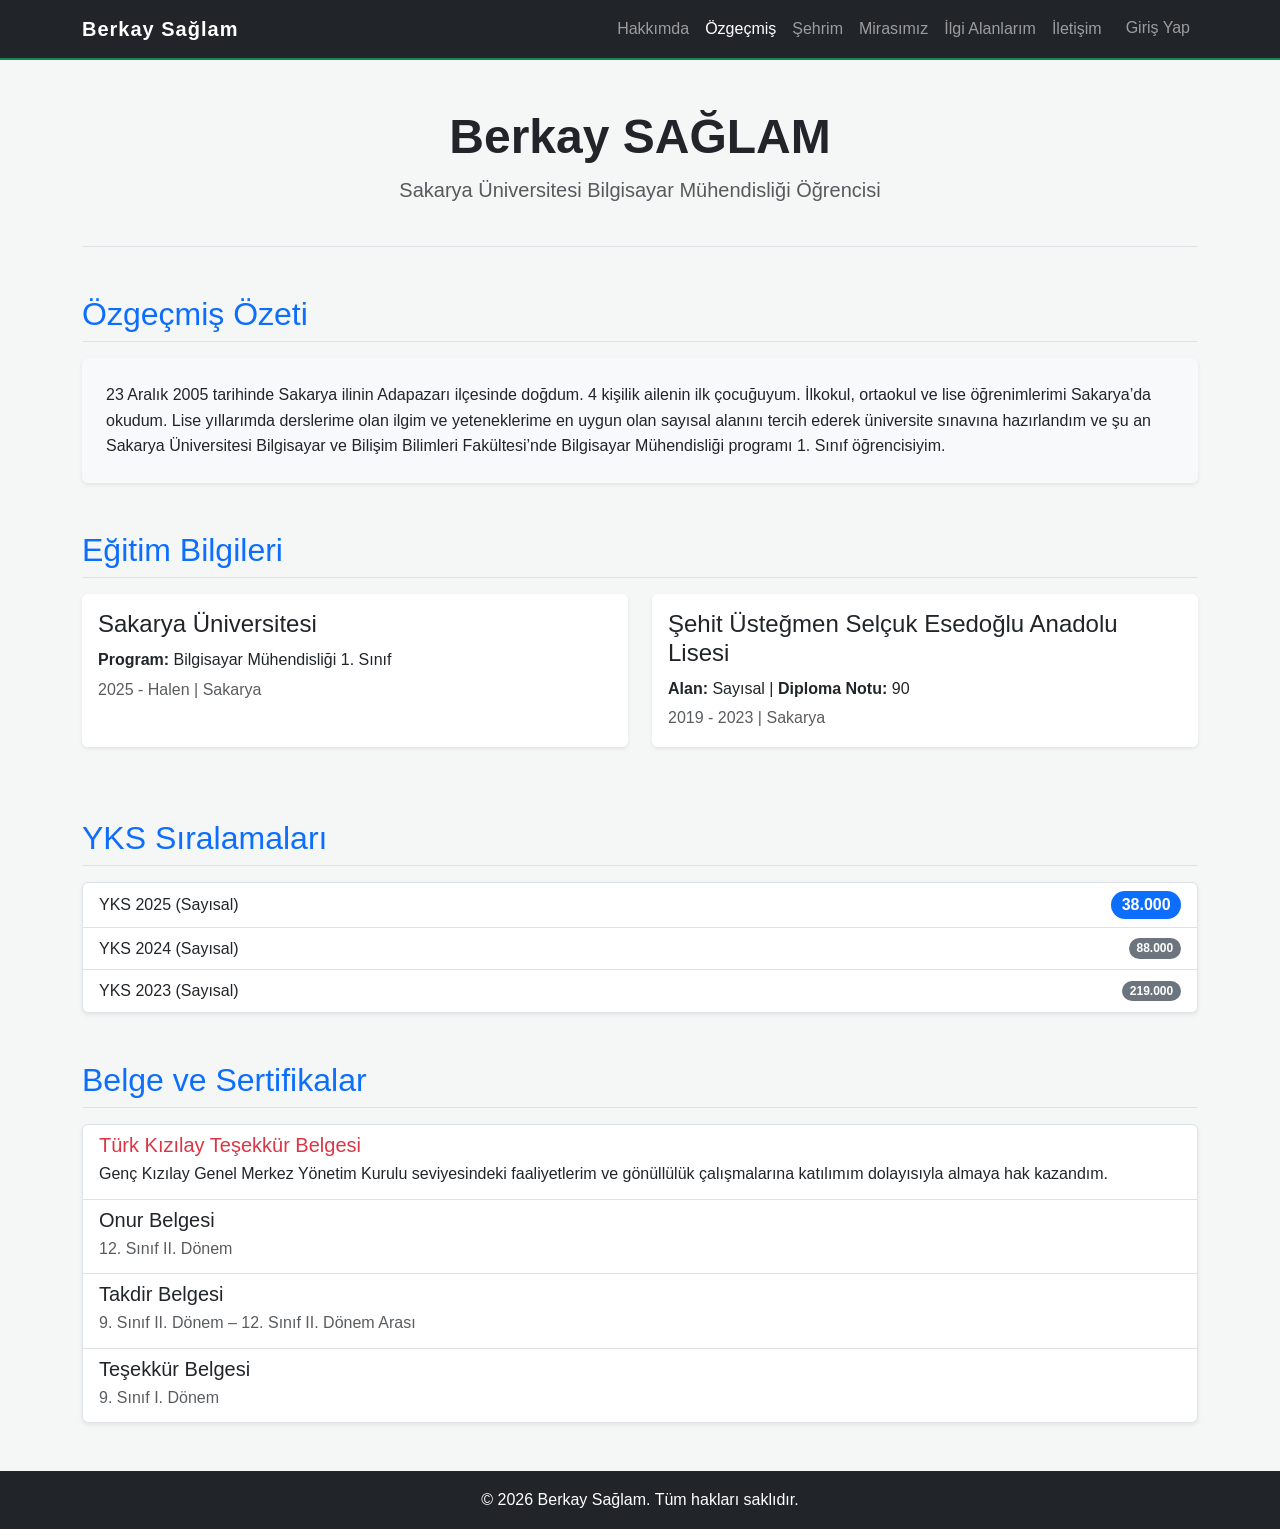
<file: cv.html>
<!DOCTYPE html>
<html lang="tr">
<head>
    <meta charset="UTF-8">
    <meta name="viewport" content="width=device-width, initial-scale=1.0">
    <title>Özgeçmiş - Berkay Sağlam</title>
    <!-- Bootstrap CSS -->
    <link href="https://cdn.jsdelivr.net/npm/bootstrap@5.3.2/dist/css/bootstrap.min.css" rel="stylesheet">
    <!-- Harici CSS -->
    <link rel="stylesheet" href="assets/css/style.css">
</head>
<body>

    <!-- Navbar -->
    <nav class="navbar navbar-expand-lg navbar-dark bg-dark">
        <div class="container">
            <a class="navbar-brand" href="index.html">Berkay Sağlam</a>
            <button class="navbar-toggler" type="button" data-bs-toggle="collapse" data-bs-target="#navbarNav">
                <span class="navbar-toggler-icon"></span>
            </button>
            <div class="collapse navbar-collapse" id="navbarNav">
                <ul class="navbar-nav ms-auto">
                    <li class="nav-item"><a class="nav-link" href="index.html">Hakkımda</a></li>
                    <li class="nav-item"><a class="nav-link active" href="cv.html">Özgeçmiş</a></li>
                    <li class="nav-item"><a class="nav-link" href="sehrim.html">Şehrim</a></li>
                    <li class="nav-item"><a class="nav-link" href="mirasimiz.html">Mirasımız</a></li>
                    <li class="nav-item"><a class="nav-link" href="ilgi-alanlarim.html">İlgi Alanlarım</a></li>
                    <li class="nav-item"><a class="nav-link" href="iletisim.html">İletişim</a></li>
                    <li class="nav-item"><a class="nav-link btn btn-outline-light btn-sm ms-2" href="login.html">Giriş Yap</a></li>
                </ul>
            </div>
        </div>
    </nav>

    <!-- CV İçeriği (Semantik HTML5) -->
    <main class="container my-5">
        
        <!-- Sayfa Başlığı -->
        <header class="text-center border-bottom pb-4 mb-5">
            <h1 class="display-5 fw-bold text-dark">Berkay SAĞLAM</h1>
            <p class="lead text-muted">Sakarya Üniversitesi Bilgisayar Mühendisliği Öğrencisi</p>
        </header>

        <!-- Özgeçmiş Özeti -->
        <section class="mb-5">
            <h2 class="text-primary border-bottom pb-2 mb-3">Özgeçmiş Özeti</h2>
            <article class="bg-light p-4 rounded shadow-sm">
                <p class="mb-0">23 Aralık 2005 tarihinde Sakarya ilinin Adapazarı ilçesinde doğdum. 4 kişilik ailenin ilk çocuğuyum. İlkokul, ortaokul ve lise öğrenimlerimi Sakarya’da okudum. Lise yıllarımda derslerime olan ilgim ve yeteneklerime en uygun olan sayısal alanını tercih ederek üniversite sınavına hazırlandım ve şu an Sakarya Üniversitesi Bilgisayar ve Bilişim Bilimleri Fakültesi’nde Bilgisayar Mühendisliği programı 1. Sınıf öğrencisiyim.</p>
            </article>
        </section>

        <!-- Eğitim Bilgileri -->
        <section class="mb-5">
            <h2 class="text-primary border-bottom pb-2 mb-3">Eğitim Bilgileri</h2>
            <div class="row">
                <article class="col-md-6 mb-4">
                    <div class="card h-100 shadow-sm border-0">
                        <div class="card-body">
                            <h4 class="card-title">Sakarya Üniversitesi</h4>
                            <p class="mb-1"><strong>Program:</strong> Bilgisayar Mühendisliği 1. Sınıf</p>
                            <p class="text-muted mb-0">2025 - Halen | Sakarya</p>
                        </div>
                    </div>
                </article>
                <article class="col-md-6 mb-4">
                    <div class="card h-100 shadow-sm border-0">
                        <div class="card-body">
                            <h4 class="card-title">Şehit Üsteğmen Selçuk Esedoğlu Anadolu Lisesi</h4>
                            <p class="mb-1"><strong>Alan:</strong> Sayısal | <strong>Diploma Notu:</strong> 90</p>
                            <p class="text-muted mb-0">2019 - 2023 | Sakarya</p>
                        </div>
                    </div>
                </article>
            </div>
        </section>

        <!-- Sınav Sonuçları -->
        <section class="mb-5">
            <h2 class="text-primary border-bottom pb-2 mb-3">YKS Sıralamaları</h2>
            <article>
                <ul class="list-group shadow-sm">
                    <li class="list-group-item d-flex justify-content-between align-items-center">
                        YKS 2025 (Sayısal) 
                        <span class="badge bg-primary rounded-pill fs-6">38.000</span>
                    </li>
                    <li class="list-group-item d-flex justify-content-between align-items-center">
                        YKS 2024 (Sayısal) 
                        <span class="badge bg-secondary rounded-pill">88.000</span>
                    </li>
                    <li class="list-group-item d-flex justify-content-between align-items-center">
                        YKS 2023 (Sayısal) 
                        <span class="badge bg-secondary rounded-pill">219.000</span>
                    </li>
                </ul>
            </article>
        </section>

        <!-- Belge ve Sertifikalar -->
        <section class="mb-5">
            <h2 class="text-primary border-bottom pb-2 mb-3">Belge ve Sertifikalar</h2>
            <article>
                <div class="list-group shadow-sm">
                    <div class="list-group-item list-group-item-action">
                        <h5 class="mb-1 text-danger">Türk Kızılay Teşekkür Belgesi</h5>
                        <p class="mb-1">Genç Kızılay Genel Merkez Yönetim Kurulu seviyesindeki faaliyetlerim ve gönüllülük çalışmalarına katılımım dolayısıyla almaya hak kazandım.</p>
                    </div>
                    <div class="list-group-item list-group-item-action">
                        <h5 class="mb-1">Onur Belgesi</h5>
                        <p class="mb-1 text-muted">12. Sınıf II. Dönem</p>
                    </div>
                    <div class="list-group-item list-group-item-action">
                        <h5 class="mb-1">Takdir Belgesi</h5>
                        <p class="mb-1 text-muted">9. Sınıf II. Dönem – 12. Sınıf II. Dönem Arası</p>
                    </div>
                    <div class="list-group-item list-group-item-action">
                        <h5 class="mb-1">Teşekkür Belgesi</h5>
                        <p class="mb-1 text-muted">9. Sınıf I. Dönem</p>
                    </div>
                </div>
            </article>
        </section>

    </main>

    <!-- Footer -->
    <footer class="bg-dark text-white text-center py-3 mt-auto">
        <p class="mb-0">&copy; 2026 Berkay Sağlam. Tüm hakları saklıdır.</p>
    </footer>

    <!-- Bootstrap JS -->
    <script src="https://cdn.jsdelivr.net/npm/bootstrap@5.3.2/dist/js/bootstrap.bundle.min.js"></script>
</body>
</html>
</file>
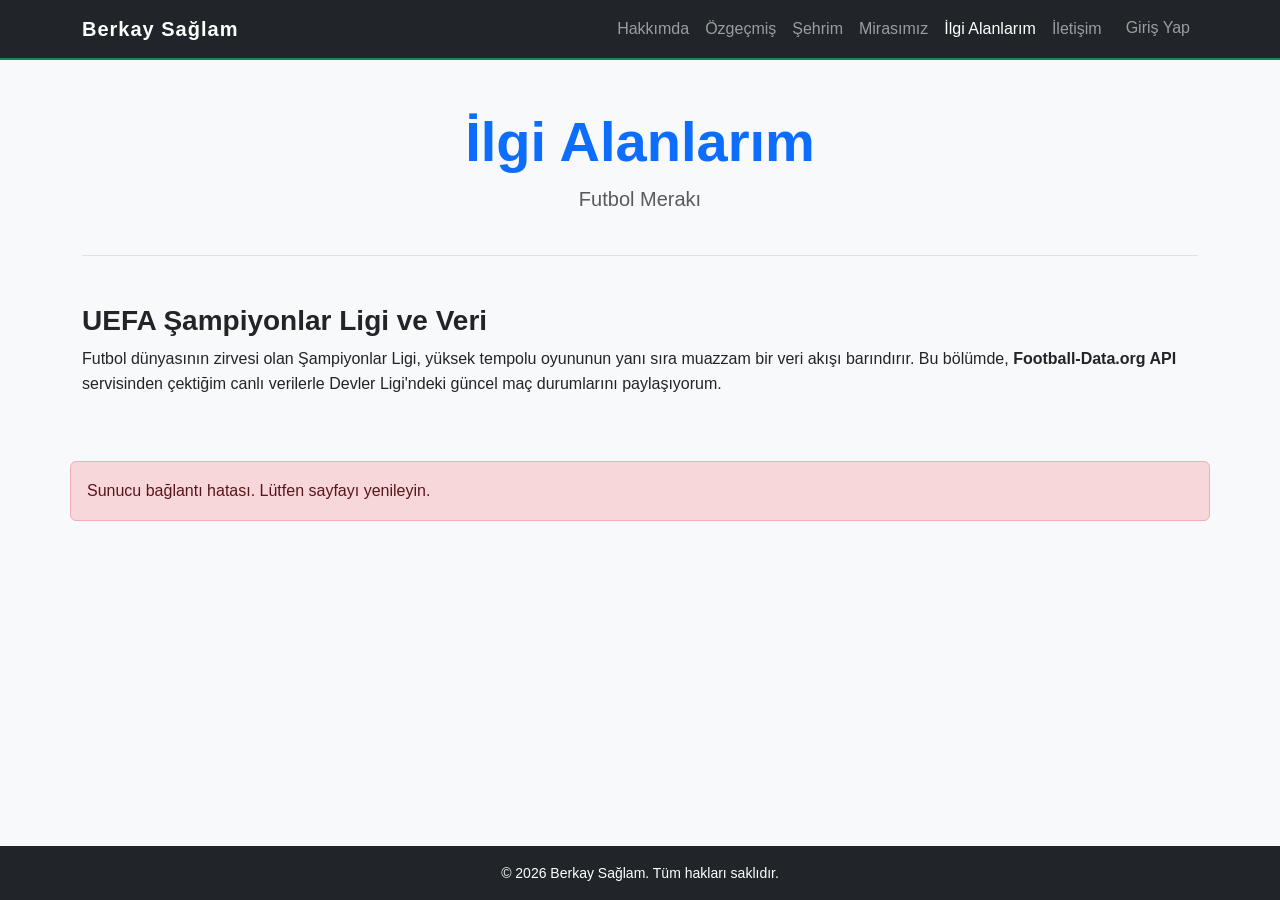
<file: ilgi-alanlarim.html>
<!DOCTYPE html>
<html lang="tr">
<head>
    <meta charset="UTF-8">
    <meta name="viewport" content="width=device-width, initial-scale=1.0">
    <title>İlgi Alanlarım - Berkay Sağlam</title>
    <link href="https://cdn.jsdelivr.net/npm/bootstrap@5.3.2/dist/css/bootstrap.min.css" rel="stylesheet">
    <link rel="stylesheet" href="assets/css/style.css">
    <style>
        .cl-card {
            border-left: 5px solid #001c58; /* Şampiyonlar Ligi Laciverti */
            transition: all 0.3s ease;
        }
        .cl-card:hover {
            transform: translateY(-5px);
            box-shadow: 0 10px 20px rgba(0,0,0,0.1);
        }
        .score-badge {
            background-color: #001c58;
            color: white;
            font-weight: bold;
            padding: 5px 15px;
            border-radius: 20px;
        }
    </style>
</head>
<body class="bg-light d-flex flex-column min-vh-100">

   <nav class="navbar navbar-expand-lg navbar-dark bg-dark">
        <div class="container">
            <a class="navbar-brand" href="index.html">Berkay Sağlam</a>
            <button class="navbar-toggler" type="button" data-bs-toggle="collapse" data-bs-target="#navbarNav">
                <span class="navbar-toggler-icon"></span>
            </button>
            <div class="collapse navbar-collapse" id="navbarNav">
                <ul class="navbar-nav ms-auto">
                    <li class="nav-item"><a class="nav-link" href="index.html">Hakkımda</a></li>
                    <li class="nav-item"><a class="nav-link" href="cv.html">Özgeçmiş</a></li>
                    <li class="nav-item"><a class="nav-link" href="sehrim.html">Şehrim</a></li>
                    <li class="nav-item"><a class="nav-link" href="mirasimiz.html">Mirasımız</a></li>
                    <li class="nav-item"><a class="nav-link active" href="ilgi-alanlarim.html">İlgi Alanlarım</a></li>
                    <li class="nav-item"><a class="nav-link" href="iletisim.html">İletişim</a></li>
                    <li class="nav-item"><a class="nav-link btn btn-outline-light btn-sm ms-2" href="login.html">Giriş Yap</a></li>
                </ul>
            </div>
        </div>
    </nav>

    <main class="container my-5">
        <header class="text-center mb-5 border-bottom pb-4">
            <h1 class="display-4 fw-bold text-primary">İlgi Alanlarım</h1>
            <p class="lead text-muted">Futbol Merakı</p>
        </header>

        <div class="row mb-5">
            <div class="col-lg-12">
                <h3 class="text-dark fw-bold">UEFA Şampiyonlar Ligi ve Veri</h3>
                <p>Futbol dünyasının zirvesi olan Şampiyonlar Ligi, yüksek tempolu oyununun yanı sıra muazzam bir veri akışı barındırır. Bu bölümde, <strong>Football-Data.org API</strong> servisinden çektiğim canlı verilerle Devler Ligi'ndeki güncel maç durumlarını paylaşıyorum.</p>
            </div>
        </div>

        <div class="row g-4" id="cl-matches-container">
            <div class="col-12 text-center py-5" id="loader">
                <div class="spinner-border text-primary" role="status"></div>
                <p class="mt-3 text-muted">Şampiyonlar Ligi verileri canlı olarak çekiliyor...</p>
            </div>
        </div>
    </main>

    <footer class="bg-dark text-white text-center py-3 mt-auto">
        <p class="mb-0 small">&copy; 2026 Berkay Sağlam. Tüm hakları saklıdır.</p>
    </footer>

    <script>
     document.addEventListener('DOMContentLoaded', function() {
            const container = document.getElementById('cl-matches-container');
            
            // api.php dosyasını çağırıyoruz.
            const apiUrl = 'api.php';

            fetch(apiUrl)
            .then(response => {
                if (!response.ok) throw new Error('Api hatası');
                return response.json();
            })
            .then(data => {
                container.innerHTML = ''; 
                
                // Eğer maç verisi yoksa veya api'den hata döndüyse
                if (!data.matches) {
                    container.innerHTML = '<div class="alert alert-warning w-100">Veriler alınamadı veya günlük API limitimiz doldu.</div>';
                    return;
                }

                // Sadece son 10 maçı gösterelim
                const matches = data.matches.slice(0, 10);

                if (matches.length === 0) {
                    container.innerHTML = '<div class="alert alert-info w-100">Şu an gösterilecek aktif maç bulunmuyor.</div>';
                    return;
                }

                matches.forEach(match => {
                    const homeTeam = match.homeTeam.shortName || match.homeTeam.name;
                    const awayTeam = match.awayTeam.shortName || match.awayTeam.name;
                    const homeLogo = match.homeTeam.crest;
                    const awayLogo = match.awayTeam.crest;
                    
                    const score = (match.status === 'FINISHED' || match.status === 'IN_PLAY') 
                        ? `${match.score.fullTime.home} - ${match.score.fullTime.away}`
                        : new Date(match.utcDate).toLocaleDateString('tr-TR', { day: 'numeric', month: 'short' });

                    const html = `
                        <div class="col-md-6 col-lg-4">
                            <div class="card h-100 shadow-sm border-0 cl-card">
                                <div class="card-body d-flex flex-column justify-content-center">
                                    <div class="text-center mb-3 small text-muted fw-bold">
                                        ${match.group || 'Şampiyonlar Ligi'}
                                    </div>
                                    <div class="d-flex justify-content-between align-items-center">
                                        <div class="text-center flex-fill" style="width:33%;">
                                            <img src="${homeLogo}" alt="" height="35" class="mb-2">
                                            <div class="small fw-bold">${homeTeam}</div>
                                        </div>
                                        <div class="px-2 text-center" style="width:33%;">
                                            <span class="score-badge">${score}</span>
                                        </div>
                                        <div class="text-center flex-fill" style="width:33%;">
                                            <img src="${awayLogo}" alt="" height="35" class="mb-2">
                                            <div class="small fw-bold">${awayTeam}</div>
                                        </div>
                                    </div>
                                </div>
                            </div>
                        </div>
                    `;
                    container.innerHTML += html;
                });
            })
            .catch(error => {
                container.innerHTML = `<div class="alert alert-danger w-100">Sunucu bağlantı hatası. Lütfen sayfayı yenileyin.</div>`;
                console.error(error);
            });
        });
    </script>

</body>
</html>
</file>
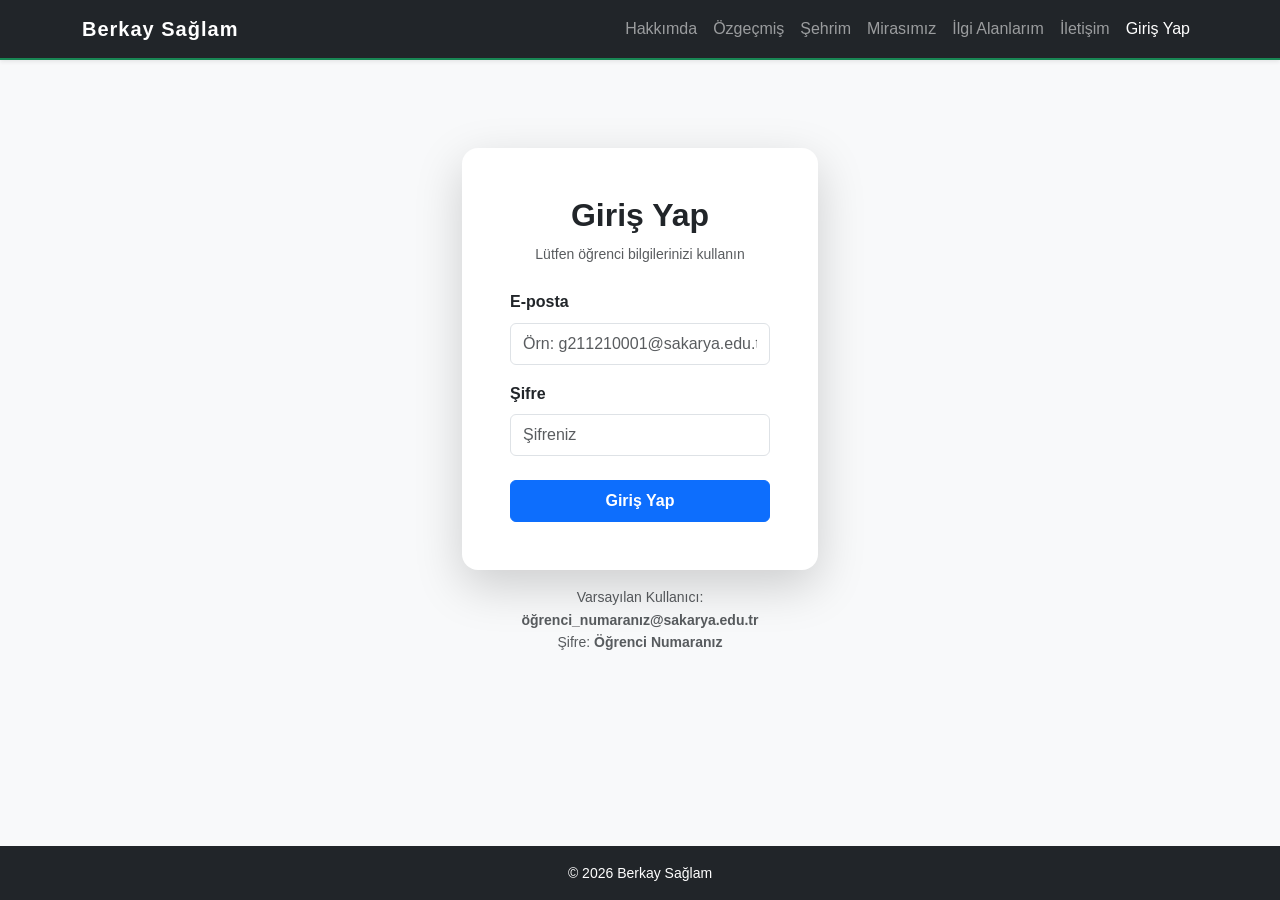
<file: login.html>
<!DOCTYPE html>
<html lang="tr">
<head>
    <meta charset="UTF-8">
    <meta name="viewport" content="width=device-width, initial-scale=1.0">
    <title>Giriş Yap - Berkay Sağlam</title>
    <link href="https://cdn.jsdelivr.net/npm/bootstrap@5.3.2/dist/css/bootstrap.min.css" rel="stylesheet">
    <link rel="stylesheet" href="assets/css/style.css">
</head>
<body class="bg-light d-flex flex-column min-vh-100">

    <nav class="navbar navbar-expand-lg navbar-dark bg-dark shadow-sm">
        <div class="container">
            <a class="navbar-brand fw-bold" href="index.html">Berkay Sağlam</a>
            <button class="navbar-toggler" type="button" data-bs-toggle="collapse" data-bs-target="#navbarNav">
                <span class="navbar-toggler-icon"></span>
            </button>
            <div class="collapse navbar-collapse" id="navbarNav">
                <ul class="navbar-nav ms-auto">
                    <li class="nav-item"><a class="nav-link" href="index.html">Hakkımda</a></li>
                    <li class="nav-item"><a class="nav-link" href="cv.html">Özgeçmiş</a></li>
                    <li class="nav-item"><a class="nav-link" href="sehrim.html">Şehrim</a></li>
                    <li class="nav-item"><a class="nav-link" href="mirasimiz.html">Mirasımız</a></li>
                    <li class="nav-item"><a class="nav-link" href="ilgi-alanlarim.html">İlgi Alanlarım</a></li>
                    <li class="nav-item"><a class="nav-link" href="iletisim.html">İletişim</a></li>
                    <li class="nav-item"><a class="nav-link active" href="login.html">Giriş Yap</a></li>
                </ul>
            </div>
        </div>
    </nav>


    <main class="container my-auto">
        <div class="row justify-content-center">
            <div class="col-md-5 col-lg-4">
                <div class="card shadow-lg border-0 rounded-4">
                    <div class="card-body p-5">
                        <div class="text-center mb-4">
                            <h2 class="fw-bold text-dark">Giriş Yap</h2>
                            <p class="text-muted small">Lütfen öğrenci bilgilerinizi kullanın</p>
                        </div>
                        
                        <form id="loginForm">
                            <div class="mb-3">
                                <label class="form-label fw-bold">E-posta</label>
                                <input type="text" class="form-control py-2" id="loginEmail" placeholder="Örn: g211210001@sakarya.edu.tr">
                            </div>

                            <div class="mb-4">
                                <label class="form-label fw-bold">Şifre</label>
                                <input type="password" class="form-control py-2" id="loginPassword" placeholder="Şifreniz">
                            </div>

                            <div class="d-grid">
                                <button type="submit" class="btn btn-primary py-2 fw-bold">Giriş Yap</button>
                            </div>
                        </form>
                    </div>
                </div>
                <div class="text-center mt-3 text-muted small">
                    <p>Varsayılan Kullanıcı: <strong>öğrenci_numaranız@sakarya.edu.tr</strong><br>
                    Şifre: <strong>Öğrenci Numaranız</strong></p>
                </div>
            </div>
        </div>
    </main>

    <footer class="bg-dark text-white text-center py-3 mt-auto">
        <p class="mb-0 small">&copy; 2026 Berkay Sağlam</p>
    </footer>

    <script>
        document.getElementById('loginForm').addEventListener('submit', function(event) {
            event.preventDefault(); // Sayfanın hemen yenilenmesini engelle

            const email = document.getElementById('loginEmail').value.trim();
            const pass = document.getElementById('loginPassword').value.trim();
            const emailRegex = /^[^\s@]+@[^\s@]+\.[^\s@]+$/;

            // 1. Boşluk Kontrolü
            if (email === "" || pass === "") {
                alert("Lütfen tüm alanları doldurunuz!");
                return;
            }

            // 2. Email Format Kontrolü
            if (!emailRegex.test(email)) {
                alert("Lütfen geçerli bir e-posta adresi giriniz!");
                return;
            }

            // 3. Bilgi Kontrolü 
                    const studentId = email.split('@')[0]; // @ işaretinden öncesini al
            
            if (email === studentId + "@sakarya.edu.tr" && pass === studentId) {
                alert("Giriş başarılı! Hoş geldiniz " + studentId);
                // Başarılıysa yönlendir
                window.location.href = "index.html"; 
            } else {
                alert("Hata: Kullanıcı adı veya şifre yanlış!");
            }
        });
    </script>

    <script src="https://cdn.jsdelivr.net/npm/bootstrap@5.3.2/dist/js/bootstrap.bundle.min.js"></script>
</body>
</html>
</file>
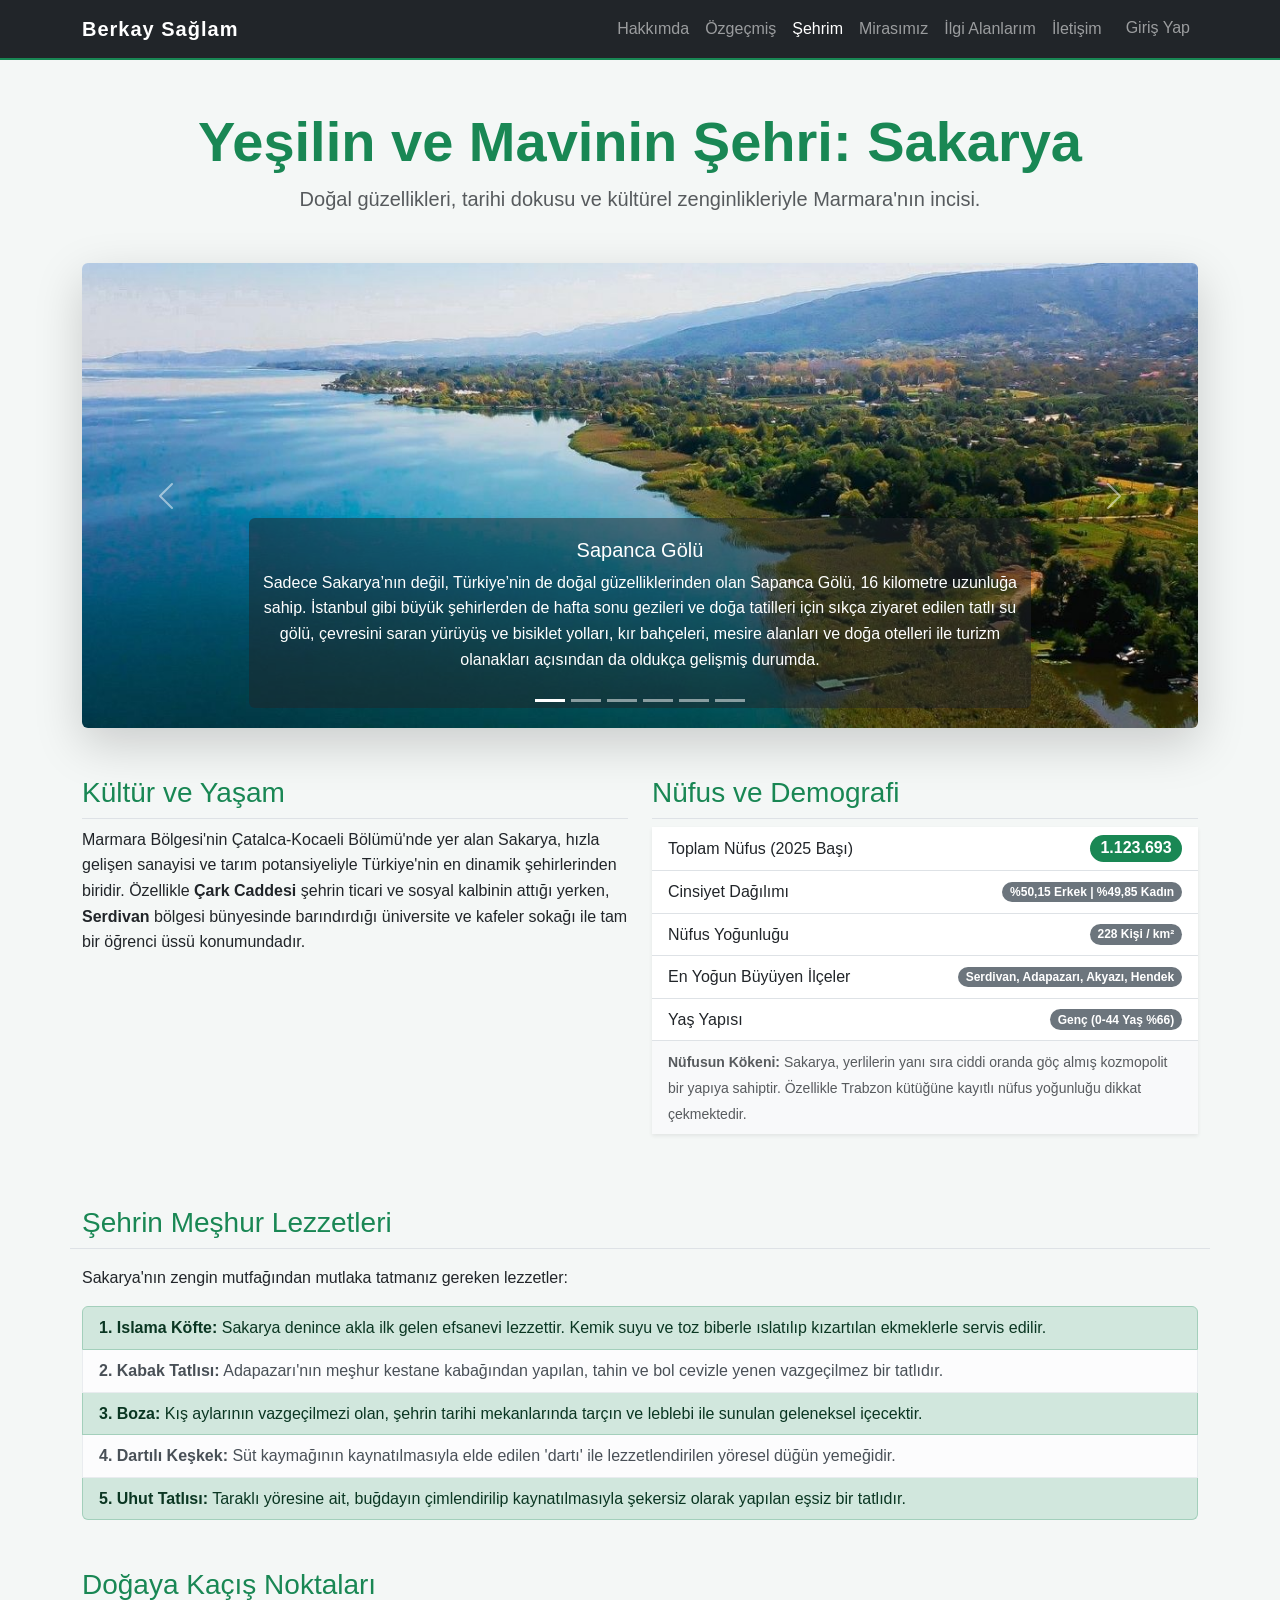
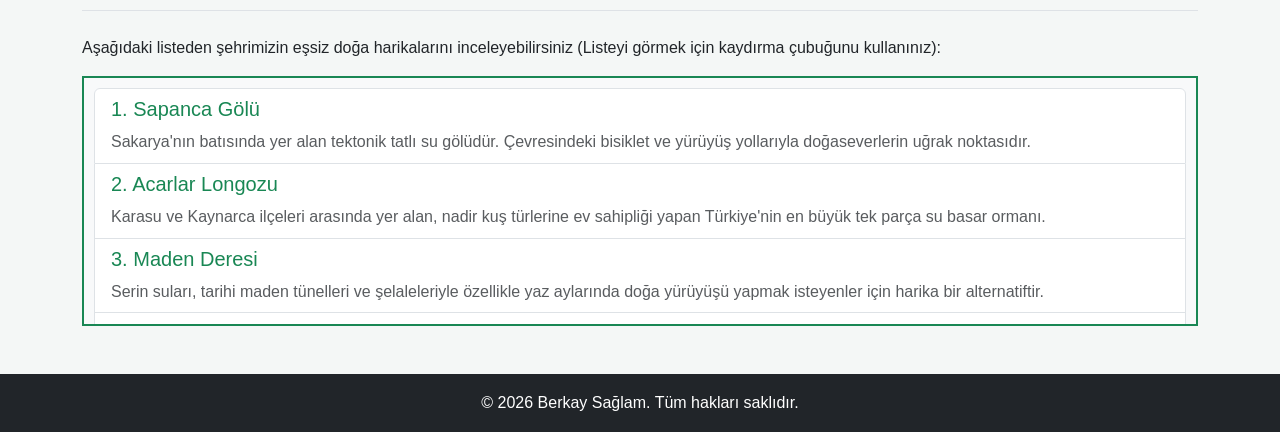
<file: sehrim.html>
<!DOCTYPE html>
<html lang="tr">
<head>
    <meta charset="UTF-8">
    <meta name="viewport" content="width=device-width, initial-scale=1.0">
    <title>Şehrim: Sakarya - Berkay Sağlam</title>
    <!-- Bootstrap CSS -->
    <link href="https://cdn.jsdelivr.net/npm/bootstrap@5.3.2/dist/css/bootstrap.min.css" rel="stylesheet">
      <!-- Stil CSS -->
    <link rel="stylesheet" href="assets/css/style.css">
</head>
<body>

    <!-- Navbar -->
    <nav class="navbar navbar-expand-lg navbar-dark bg-dark">
        <div class="container">
            <a class="navbar-brand" href="index.html">Berkay Sağlam</a>
            <button class="navbar-toggler" type="button" data-bs-toggle="collapse" data-bs-target="#navbarNav">
                <span class="navbar-toggler-icon"></span>
            </button>
            <div class="collapse navbar-collapse" id="navbarNav">
                <ul class="navbar-nav ms-auto">
                    <li class="nav-item"><a class="nav-link" href="index.html">Hakkımda</a></li>
                    <li class="nav-item"><a class="nav-link" href="cv.html">Özgeçmiş</a></li>
                    <li class="nav-item"><a class="nav-link active" href="sehrim.html">Şehrim</a></li>
                    <li class="nav-item"><a class="nav-link" href="mirasimiz.html">Mirasımız</a></li>
                    <li class="nav-item"><a class="nav-link" href="ilgi-alanlarim.html">İlgi Alanlarım</a></li>
                    <li class="nav-item"><a class="nav-link" href="iletisim.html">İletişim</a></li>
                    <li class="nav-item"><a class="nav-link btn btn-outline-light btn-sm ms-2" href="login.html">Giriş Yap</a></li>
                </ul>
            </div>
        </div>
    </nav>

    <main class="container my-5">
        <header class="text-center mb-5">
            <h1 class="display-4 fw-bold text-success">Yeşilin ve Mavinin Şehri: Sakarya</h1>
            <p class="lead text-muted">Doğal güzellikleri, tarihi dokusu ve kültürel zenginlikleriyle Marmara'nın incisi.</p>
        </header>

        <!-- Bootstrap Slider (Carousel) -->
        <section class="mb-5">
            <div id="sakaryaslider" class="carousel slide shadow-lg rounded overflow-hidden" data-bs-ride="carousel">
                <div class="carousel-indicators">
                    <button type="button" data-bs-target="#sakaryaslider" data-bs-slide-to="0" class="active" aria-current="true" aria-label="Slide 1"></button>
                    <button type="button" data-bs-target="#sakaryaslider" data-bs-slide-to="1" aria-label="Slide 2"></button>
                    <button type="button" data-bs-target="#sakaryaslider" data-bs-slide-to="2" aria-label="Slide 3"></button>
                    <button type="button" data-bs-target="#sakaryaslider" data-bs-slide-to="3" aria-label="Slide 4"></button>
                    <button type="button" data-bs-target="#sakaryaslider" data-bs-slide-to="4" aria-label="Slide 5"></button>
                    <button type="button" data-bs-target="#sakaryaslider" data-bs-slide-to="5" aria-label="Slide 6"></button>
                </div>
                <div class="carousel-inner">
                    <!-- Resim 1 -->
                    <div class="carousel-item active">
                        <img src="assets/images/sakarya-fotograflari/sapanca-golu.jpg" class="d-block w-100" alt="Sapanca Gölü">
                        <div class="carousel-caption d-none d-md-block bg-dark bg-opacity-50 rounded">
                            <h5>Sapanca Gölü</h5>
                            <p>Sadece Sakarya’nın değil, Türkiye’nin de doğal güzelliklerinden olan Sapanca Gölü, 16 kilometre uzunluğa sahip. İstanbul gibi büyük şehirlerden de hafta sonu gezileri ve doğa tatilleri için sıkça ziyaret edilen tatlı su gölü, çevresini saran yürüyüş ve bisiklet yolları, kır bahçeleri, mesire alanları ve doğa otelleri ile turizm olanakları açısından da oldukça gelişmiş durumda.</p>
                        </div>
                    </div>
                    <!-- Resim 2 -->
                    <div class="carousel-item">
                        <img src="assets/images/sakarya-fotograflari/acarlar-longozu.jpg" class="d-block w-100" alt="Acarlar Longozu">
                        <div class="carousel-caption d-none d-md-block bg-dark bg-opacity-50 rounded">
                            <h5>Acarlar Longozu</h5>
                            <p>Acarlar Longozu, Sakarya’nın kuzeyinde Karasu ile Kaynarca ilçeleri arasında yer alıyor. Türkiye’nin en büyük longoz ormanı olan Acarlar Longozu, 1500 hektardan daha geniş bir alana yayılmış olan 7,5 kilometre uzunluğu boyunca uzanan benzersiz manzarasıyla ziyaretçilerini büyülüyor.</p>
                        </div>
                    </div>
                    <!-- Resim 3 -->
                    <div class="carousel-item">
                        <img src="assets/images/sakarya-fotograflari/tarihi-tarakli-evleri.jpg" class="d-block w-100" alt="Taraklı Evleri">
                        <div class="carousel-caption d-none d-md-block bg-dark bg-opacity-50 rounded">
                            <h5>Tarihi Taraklı Evleri</h5>
                            <p>Sakarya'nın tarihi ve doğal güzelliklerini korumuş en güzel ilçelerinden biri olan Taraklı, yüzlerce yıllık iki katlı klasik konaklarıyla adını duyuruyor. Arnavut kaldırımlı sokaklarını süsleyen taş ve ahşap mimari evleriyle fotoğraf safarilerinin değişmez adreslerinden biri haline gelen Taraklı’da Yavuz Sultan Selim'in Mısır seferi sırasında inşa ettirilen Yunus Paşa Camii ve Tarihi Hamam mutlaka görmen gereken yerlerden.</p>
                        </div>
                    </div>
                    <!-- Resim 4 -->
                    <div class="carousel-item">
                        <img src="assets/images/sakarya-fotograflari/poyrazlar-golu.jpg" class="d-block w-100" alt="Poyrazlar Gölü">
                        <div class="carousel-caption d-none d-md-block bg-dark bg-opacity-50 rounded">
                            <h5>Poyrazlar Gölü</h5>
                            <p>Poyrazlar Gölü Tabiat Parkı mevcut haliyle bozulmamış doğasıyla, çevre illerden gelen ziyaretçilerine günübirlik dinlenme fırsatı sunuyor. Özellikle piknik, dinlenme, doğa yürüyüşü, yaban hayatı gözlemciliği, çeşitli spor aktiviteleri gibi açık alan etkinlikleri yapılabiliyor.</p>
                        </div>
                    </div>
                    <!-- Resim 5 -->
                    <div class="carousel-item">
                        <img src="assets/images/sakarya-fotograflari/sakarya-muzesi.jpg" class="d-block w-100" alt="Sakarya Müzesi">
                        <div class="carousel-caption d-none d-md-block bg-dark bg-opacity-50 rounded">
                            <h5>Sakarya Müzesi</h5>
                            <p>Atatürk Evi olarak da bilinen Sakarya Müzesi, Mustafa Kemal Atatürk’ün Sakarya ziyareti sırasında konakladığı evin restore edilmesiyle hizmete açılmış. Onlarca medeniyete ev sahipliği yapmış Sakarya ve çevresinde elde edilen eserler sergileniyor.</p>
                        </div>
                    </div>
                    <!-- Resim 6 -->
                    <div class="carousel-item">
                        <img src="assets/images/sakarya-fotograflari/beskopru.jpg" class="d-block w-100" alt="Beşköprü">
                        <div class="carousel-caption d-none d-md-block bg-dark bg-opacity-50 rounded">
                            <h5>Beşköprü (Justinianos Köprüsü)</h5>
                            <p>Sakarya’nın Serdivan ilçesinde yakından görebileceğin tarihi hazinlerden biri olan Beşköprü, Geç Roma Döneminde inşa edilmiş ve günümüze kadar sağlam kalmayı başarmış etkileyici bir mimari eserdir.</p>
                        </div>
                    </div>
                </div>
                <button class="carousel-control-prev" type="button" data-bs-target="#sakaryaslider" data-bs-slide="prev">
                    <span class="carousel-control-prev-icon" aria-hidden="true"></span>
                    <span class="visually-hidden">Önceki</span>
                </button>
                <button class="carousel-control-next" type="button" data-bs-target="#sakaryaslider" data-bs-slide="next">
                    <span class="carousel-control-next-icon" aria-hidden="true"></span>
                    <span class="visually-hidden">Sonraki</span>
                </button>
            </div>
        </section>

        <!-- Şehir Bilgileri ve Nüfus -->
        <section class="row mb-5">
            <div class="col-md-6 mb-4">
                <h3 class="text-success border-bottom pb-2">Kültür ve Yaşam</h3>
                <p>Marmara Bölgesi'nin Çatalca-Kocaeli Bölümü'nde yer alan Sakarya, hızla gelişen sanayisi ve tarım potansiyeliyle Türkiye'nin en dinamik şehirlerinden biridir. Özellikle <strong>Çark Caddesi</strong> şehrin ticari ve sosyal kalbinin attığı yerken, <strong>Serdivan</strong> bölgesi bünyesinde barındırdığı üniversite ve kafeler sokağı ile tam bir öğrenci üssü konumundadır.</p>
            </div>
            <div class="col-md-6 mb-4">
                <h3 class="text-success border-bottom pb-2">Nüfus ve Demografi</h3>
                <ul class="list-group list-group-flush shadow-sm">
                    <li class="list-group-item d-flex justify-content-between align-items-center">
                        Toplam Nüfus (2025 Başı)
                        <span class="badge bg-success rounded-pill fs-6">1.123.693</span>
                    </li>
                    <li class="list-group-item d-flex justify-content-between align-items-center">
                        Cinsiyet Dağılımı
                        <span class="badge bg-secondary rounded-pill">%50,15 Erkek | %49,85 Kadın</span>
                    </li>
                    <li class="list-group-item d-flex justify-content-between align-items-center">
                        Nüfus Yoğunluğu
                        <span class="badge bg-secondary rounded-pill">228 Kişi / km²</span>
                    </li>
                    <li class="list-group-item d-flex justify-content-between align-items-center">
                        En Yoğun Büyüyen İlçeler
                        <span class="badge bg-secondary rounded-pill text-wrap text-end" style="max-width: 50%;">Serdivan, Adapazarı, Akyazı, Hendek</span>
                    </li>
                    <li class="list-group-item d-flex justify-content-between align-items-center">
                        Yaş Yapısı
                        <span class="badge bg-secondary rounded-pill">Genç (0-44 Yaş %66)</span>
                    </li>
                    <li class="list-group-item bg-light text-muted">
                        <small><strong>Nüfusun Kökeni:</strong> Sakarya, yerlilerin yanı sıra ciddi oranda göç almış kozmopolit bir yapıya sahiptir. Özellikle Trabzon kütüğüne kayıtlı nüfus yoğunluğu dikkat çekmektedir.</small>
                    </li>
                </ul>
            </div>
        </section>

        <!-- Şehrin Meşhur Lezzetleri -->
        <section class="row mb-5">
            <h3 class="text-success border-bottom pb-2 mb-3">Şehrin Meşhur Lezzetleri</h3>
            <div class="col-md-12">
                <p>Sakarya'nın zengin mutfağından mutlaka tatmanız gereken lezzetler:</p>
                <div class="list-group">
                    <a  class="list-group-item list-group-item-action list-group-item-success"><strong>1. Islama Köfte:</strong> Sakarya denince akla ilk gelen efsanevi lezzettir. Kemik suyu ve toz biberle ıslatılıp kızartılan ekmeklerle servis edilir.</a>
                    <a  class="list-group-item list-group-item-action list-group-item-light"><strong>2. Kabak Tatlısı:</strong> Adapazarı'nın meşhur kestane kabağından yapılan, tahin ve bol cevizle yenen vazgeçilmez bir tatlıdır.</a>
                    <a  class="list-group-item list-group-item-action list-group-item-success"><strong>3. Boza:</strong> Kış aylarının vazgeçilmezi olan, şehrin tarihi mekanlarında tarçın ve leblebi ile sunulan geleneksel içecektir.</a>
                    <a  class="list-group-item list-group-item-action list-group-item-light"><strong>4. Dartılı Keşkek:</strong> Süt kaymağının kaynatılmasıyla elde edilen 'dartı' ile lezzetlendirilen yöresel düğün yemeğidir.</a>
                    <a  class="list-group-item list-group-item-action list-group-item-success"><strong>5. Uhut Tatlısı:</strong> Taraklı yöresine ait, buğdayın çimlendirilip kaynatılmasıyla şekersiz olarak yapılan eşsiz bir tatlıdır.</a>
                </div>
            </div>
        </section>

        <!-- Gezilecek Yerler -->
        <section class="mb-5">
            <h3 class="text-success border-bottom pb-2 mb-4">Doğaya Kaçış Noktaları</h3>
            <p>Aşağıdaki listeden şehrimizin eşsiz doğa harikalarını inceleyebilirsiniz (Listeyi görmek için kaydırma çubuğunu kullanınız):</p>
            
            <!-- CSS overflow: scroll özelliği ile kaydırılabilir alan -->
            <div style="height: 250px; overflow-y: scroll; border: 2px solid #198754; padding: 10px; background-color: #f8f9fa;">
                <ul class="list-group">
                    <li class="list-group-item">
                        <h5 class="text-success">1. Sapanca Gölü</h5>
                        <p class="mb-0 text-muted">Sakarya'nın batısında yer alan tektonik tatlı su gölüdür. Çevresindeki bisiklet ve yürüyüş yollarıyla doğaseverlerin uğrak noktasıdır.</p>
                    </li>
                    <li class="list-group-item">
                        <h5 class="text-success">2. Acarlar Longozu</h5>
                        <p class="mb-0 text-muted">Karasu ve Kaynarca ilçeleri arasında yer alan, nadir kuş türlerine ev sahipliği yapan Türkiye'nin en büyük tek parça su basar ormanı.</p>
                    </li>
                    <li class="list-group-item">
                        <h5 class="text-success">3. Maden Deresi</h5>
                        <p class="mb-0 text-muted">Serin suları, tarihi maden tünelleri ve şelaleleriyle özellikle yaz aylarında doğa yürüyüşü yapmak isteyenler için harika bir alternatiftir.</p>
                    </li>
                    <li class="list-group-item">
                        <h5 class="text-success">4. Poyrazlar Gölü</h5>
                        <p class="mb-0 text-muted">Doğa ile iç içe, yemyeşil bir kaçış noktası. Tabiat parkı statüsündeki bu alanda piknik ve doğa fotoğrafçılığı yaygındır.</p>
                    </li>
                    <li class="list-group-item">
                        <h5 class="text-success">5. Karagöl Yaylası</h5>
                        <p class="mb-0 text-muted">Taraklı ilçesinde bulunan, ortasındaki doğal göleti ve ahşap yayla evleriyle kampçıların ve doğaseverlerin favori mekanlarındandır.</p>
                    </li>
                </ul>
            </div>
        </section>

    </main>

    <!-- Footer -->
    <footer class="bg-dark text-white text-center py-3 mt-auto">
        <p class="mb-0">&copy; 2026 Berkay Sağlam. Tüm hakları saklıdır.</p>
    </footer>

    <!-- Bootstrap JS -->
    <script src="https://cdn.jsdelivr.net/npm/bootstrap@5.3.2/dist/js/bootstrap.bundle.min.js"></script>
</body>
</html>
</file>
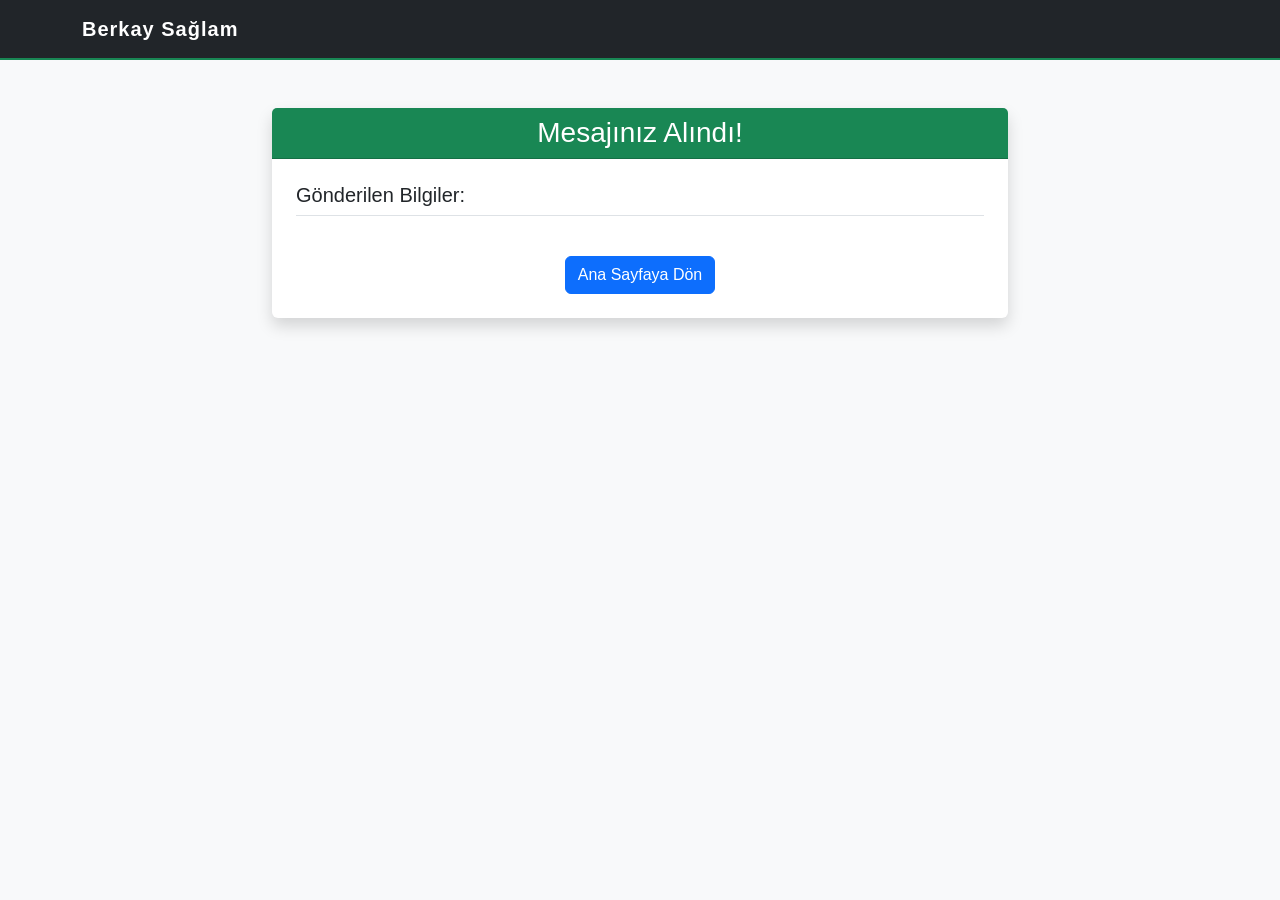
<file: sonuc.html>
<!DOCTYPE html>
<html lang="tr">
<head>
    <meta charset="UTF-8">
    <meta name="viewport" content="width=device-width, initial-scale=1.0">
    <title>Form Sonucu - Berkay Sağlam</title>
    <link href="https://cdn.jsdelivr.net/npm/bootstrap@5.3.2/dist/css/bootstrap.min.css" rel="stylesheet">
    <link rel="stylesheet" href="assets/css/style.css">
</head>
<body class="bg-light">

    <nav class="navbar navbar-expand-lg navbar-dark bg-dark">
        <div class="container">
            <a class="navbar-brand" href="index.html">Berkay Sağlam</a>
        </div>
    </nav>

    <main class="container my-5">
        <div class="row justify-content-center">
            <div class="col-md-8">
                <div class="card shadow border-0">
                    <div class="card-header bg-success text-white text-center">
                        <h3 class="mb-0">Mesajınız Alındı!</h3>
                    </div>
                    <div class="card-body p-4">
                        <h5 class="border-bottom pb-2">Gönderilen Bilgiler:</h5>
                        <div id="resultArea" class="mt-3">
                            </div>
                        <div class="text-center mt-4">
                            <a href="index.html" class="btn btn-primary">Ana Sayfaya Dön</a>
                        </div>
                    </div>
                </div>
            </div>
        </div>
    </main>

    <script>
        // URL'deki parametreleri (GET verilerini) yakalayan script
        window.onload = function() {
            const urlParams = new URLSearchParams(window.location.search);
            const resultArea = document.getElementById('resultArea');
            
            let html = '<table class="table table-bordered">';
            urlParams.forEach((value, key) => {
                // Key isimlerini daha güzel gösterelim
                let label = key.charAt(0).toUpperCase() + key.slice(1);
                if(key === 'name') label = 'Ad Soyad';
                if(key === 'email') label = 'E-posta';
                if(key === 'phone') label = 'Telefon';
                if(key === 'gender') label = 'Cinsiyet';
                if(key === 'message') label = 'Mesaj';
                
                html += `<tr><th class="bg-light" style="width:30%">${label}</th><td>${value}</td></tr>`;
            });
            html += '</table>';
            
            resultArea.innerHTML = html;
        }
    </script>
</body>
</html>
</file>
<file: assets/css/style.css>
/* Genel Sayfa Ayarları */
* {
    margin: 0;
    padding: 0;
    box-sizing: border-box;
}

body {
    font-family: 'Segoe UI', Tahoma, Geneva, Verdana, sans-serif;
    line-height: 1.6;
    background-color: #f4f7f6; /* Hafif gri arka plan */
}

/* Navbar Özelleştirmeleri */
.navbar {
    border-bottom: 2px solid #198754; /* Sakarya yeşili bir vurgu */
}

.navbar-brand {
    font-weight: bold;
    letter-spacing: 1px;
}

/* Footer'ı En Alta Sabitleme (Sticky Footer) */
footer {
    width: 100%;
    background-color: #212529;
    color: white;
    padding: 20px 0;
}

/* Kart ve Bölüm Tasarımları */
.card {
    transition: transform 0.3s ease, box-shadow 0.3s ease;
}

.card:hover {
    transform: translateY(-5px);
    box-shadow: 0 10px 20px rgba(0,0,0,0.1) !important;
}

/* Sakaryaspor Renkleri (Mirasımız Sayfası İçin) */
.border-sakarya {
    border-left: 6px solid #198754 !important;
}

.text-sakarya-green {
    color: #198754 !important;
}

/* İletişim Formu Hata Mesajları */
.error-msg {
    color: #dc3545;
    font-size: 0.85rem;
    margin-top: 5px;
}

/* Responsive Düzenlemeler */
@media (max-width: 768px) {
    .display-4 {
        font-size: 2.5rem;
    }
    
    .container {
        padding-left: 20px;
        padding-right: 20px;
    }
}

/* Animasyonlar */
@keyframes fadeIn {
    from { opacity: 0; }
    to { opacity: 1; }
}

main {
    animation: fadeIn 0.8s ease-in;
}
</file>
